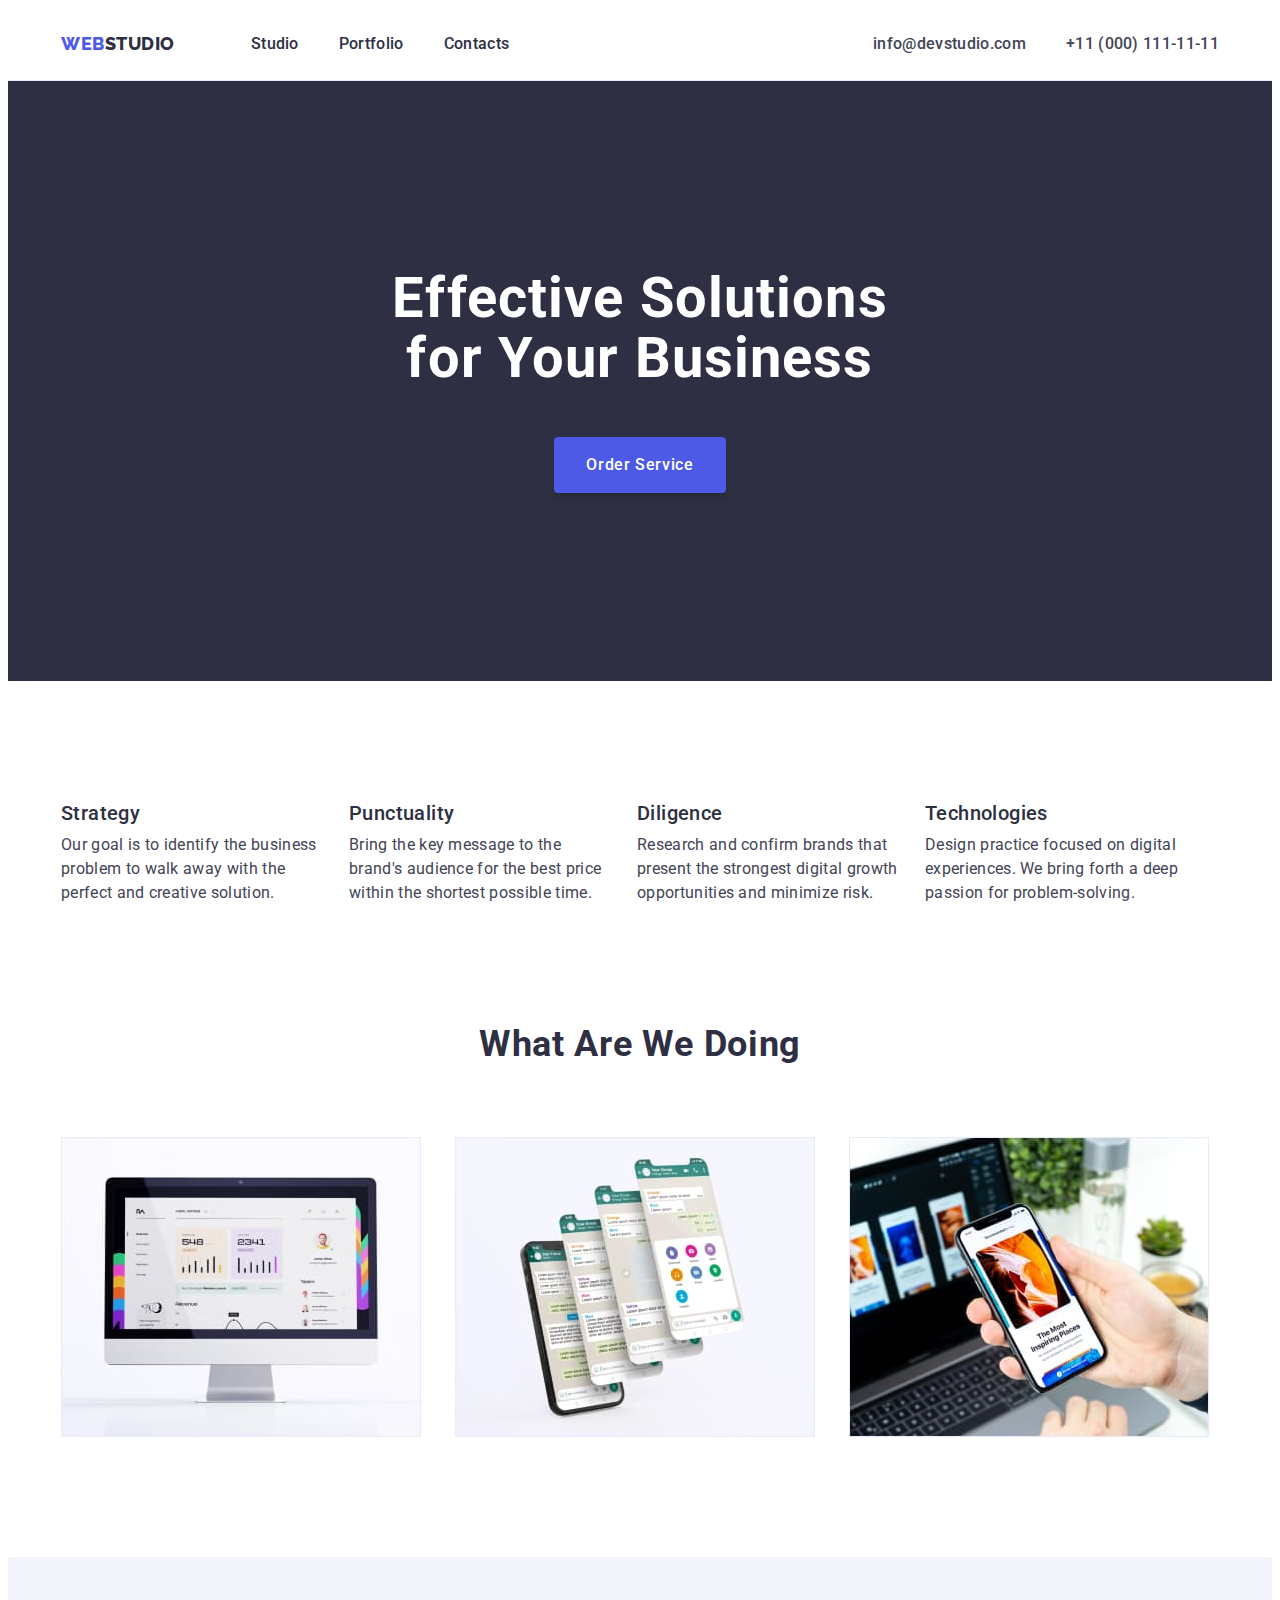
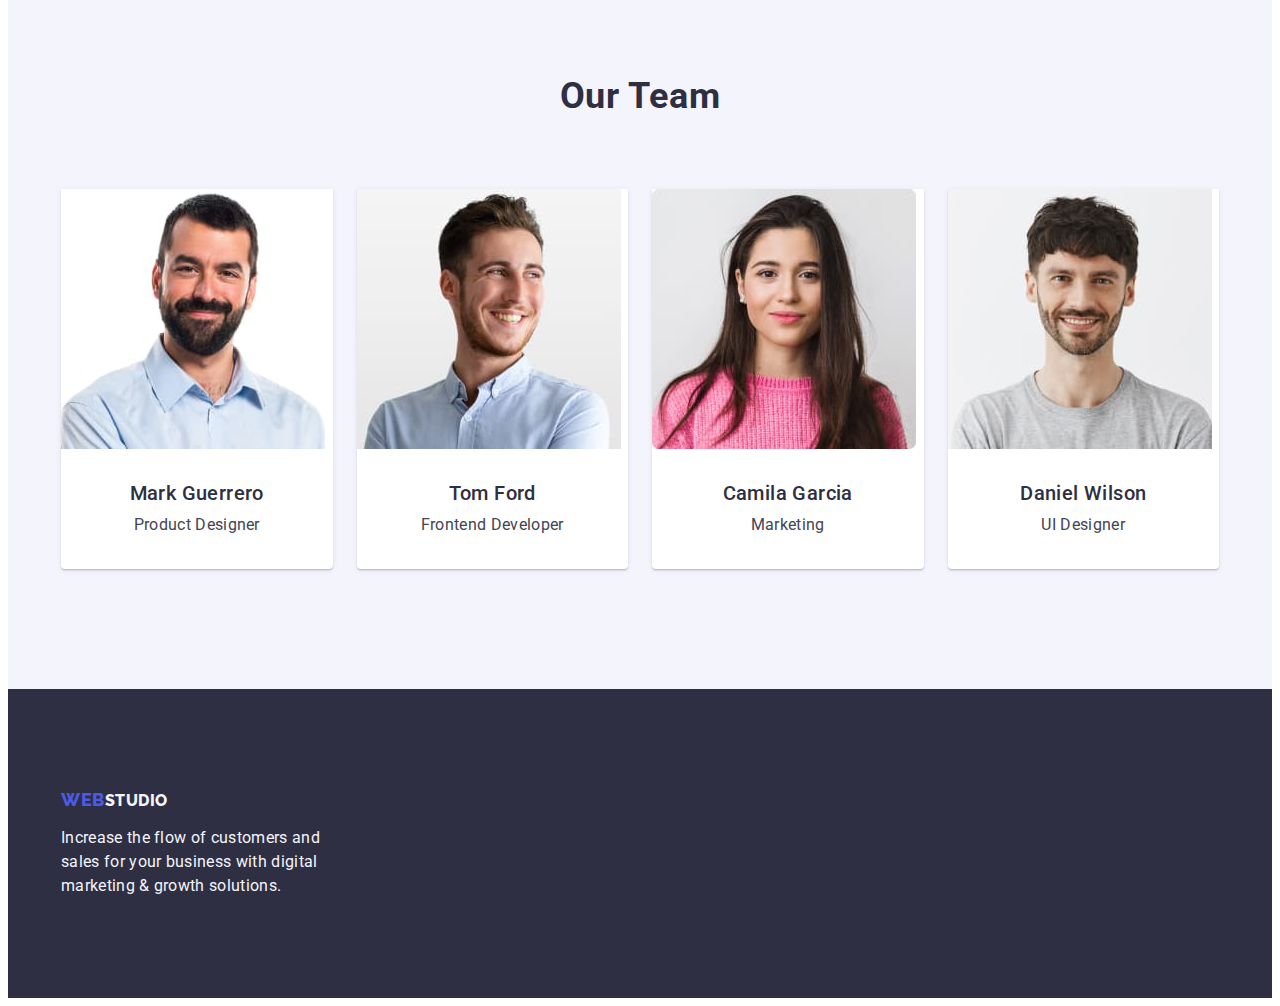
<file: index.html>
<!DOCTYPE html>
<html lang="en">
<!--Шапка сайту-->

<head>
  <meta charset="UTF-8">
  <meta name="viewport" content="width=device-width, initial-scale=1.0">
  <title>WebStudio</title>
  <link rel="preconnect" href="https://fonts.googleapis.com">
  <link rel="preconnect" href="https://fonts.gstatic.com" crossorigin>
  <link href="https://fonts.googleapis.com/css2?family=Raleway:wght@800&family=Roboto:wght@400;500;700;900&display=swap"
    rel="stylesheet">
  <link rel="stylesheet" href="https://cdnjs.cloudflare.com/ajax/libs/modern-normalize/2.0.0/modern-normalize.min.css"
    integrity="sha512-4xo8blKMVCiXpTaLzQSLSw3KFOVPWhm/TRtuPVc4WG6kUgjH6J03IBuG7JZPkcWMxJ5huwaBpOpnwYElP/m6wg=="
    crossorigin="anonymous" referrerpolicy="no-referrer" />
  <link rel="stylesheet" type="text/css" href="./css/styles.css">


</head>

<body>

  <header class="header">
    <!--Навігаційна панель-->
    <div class="header-div container">
      <nav class="nav link">
        <a href="./index.html" class="weblogo link">Web<span class="lstudio">Studio</span> </a>
        <ul class="header-ul list">

          <li class="item"> <a href="./index.html" class="li-style link">Studio </a></li>
          <li class="item"> <a href="./portfolio.html" class="li-style link"> Portfolio </a></li>
          <li class="item"> <a href="" class="li-style link"> Contacts </a></li>

        </ul>
      </nav>
      <!--Контакти-->

      <address class="address">
        <ul class="address-ul list">
          <li class="color"><a href="mailto:info@devstudio.com" class="li-style  link color">info@devstudio.com</a></li>
          <li class="color"><a href="tel:+110001111111" class="li-style link color">+11 (000) 111-11-11</a></li>

        </ul>
      </address>
    </div>
  </header>


  <!--Оснавнй контент-->
  <main>
    <!--Заголовак-->
    <section class="section-one">
      <div class="section-one-div container">
        <h1 class="section-h">Effective Solutions
          for Your Business</h1>

        <button type="button" class="botton-one"> Order Service</button>
      </div>
    </section>
    <!--Основна інфорація-->



    <section class="strategy">
      <div class="strategy-div container">
        <h2 class="visually-hidden">Hallo World</h2>
        <ul class="strategy-ul list">
          <li class="strategy-li">
            <h3 class="strategy-title">Strategy</h3>

            <p class="index-par">Our goal is to identify the business
              problem to walk away with the perfect and creative solution.</p>
          </li>

          <li class="strategy-li">
            <h3 class="strategy-title">Punctuality</h3>
            <p class="index-par"> Bring the key message to the brand's audience for the best price within the shortest
              possible
              time.</p>
          </li>

          <li class="strategy-li">
            <h3 class="strategy-title">Diligence</h3>
            <p class="index-par">Research and confirm brands that present the strongest digital growth opportunities and
              minimize risk.</p>
          </li>

          <li class="strategy-li">
            <h3 class="strategy-title">Technologies</h3>
            <p class="index-par">Design practice focused on digital experiences. We bring forth a deep passion for
              problem-solving.</p>
          </li>
        </ul>
      </div>
    </section>

    <!--Фото-->
    <section class="section-photo">
      <div class="section-photo-div container">
        <h2 class="title-two">What are we doing</h2>
        <ul class="section-photo-ul list">
          <li class="section-photo-li"><img src="./images/main/main1.jpg" alt="Monitor" width="360"></li>

          <li class="section-photo-li"><img src="./images/main/main.2.jpg" alt="Messenger on the phone screen"
              width="360"></li>
          <li class="section-photo-li"><img src="./images/main/main3.jpg" alt="Iphone x" width="360"></li>
        </ul>
      </div>
    </section>

    <!--Команда-->
    <section class="our-team">
      <div class="our-team-div container">
        <h2 class="title-two">Our Team</h2>
        <ul class="our-team-ul list">
          <li class="index-list"> <img src="./images/our_team/1.jpg" alt="Mark Guerrero" width="264">
            <div class="team-div">
              <h3 class="team-title">Mark Guerrero</h3>
              <p class="team-par">Product Designer</p>
            </div>
          </li>

          <li class="index-list">
            <img src="./images/our_team/2.jpg" alt="Tom Ford" width="264">
            <div class="team-div">
              <h3 class="team-title">Tom Ford</h3>
              <p class="team-par">Frontend Developer</p>
            </div>
          </li>


          <li class="index-list">
            <img src="./images/our_team/3.jpg" alt="Camila Garcia" width="264">
            <div class="team-div">
              <h3 class="team-title">Camila Garcia</h3>
              <p class="team-par">Marketing</p>
            </div>
          </li>

          <li class="index-list">
            <img src="./images/our_team/4.jpg" alt="Daniel Wilson" width="264">
            <div class="team-div">
              <h3 class="team-title">Daniel Wilson</h3>
              <p class="team-par">UI Designer</p>
            </div>
          </li>
        </ul>
      </div>
    </section>

  </main>

  <!--Підвал-->
  <footer class="footer">
    <div class="footer-div container">
      <a href="./index.html" class="weblogo-f link">Web<span class="lstudio-footer">Studio</span> </a>
      <p class="footer-p">Increase the flow of customers and sales for your business with digital marketing & growth
        solutions.</p>
    </div>




  </footer>



























</body>

</html>
</file>
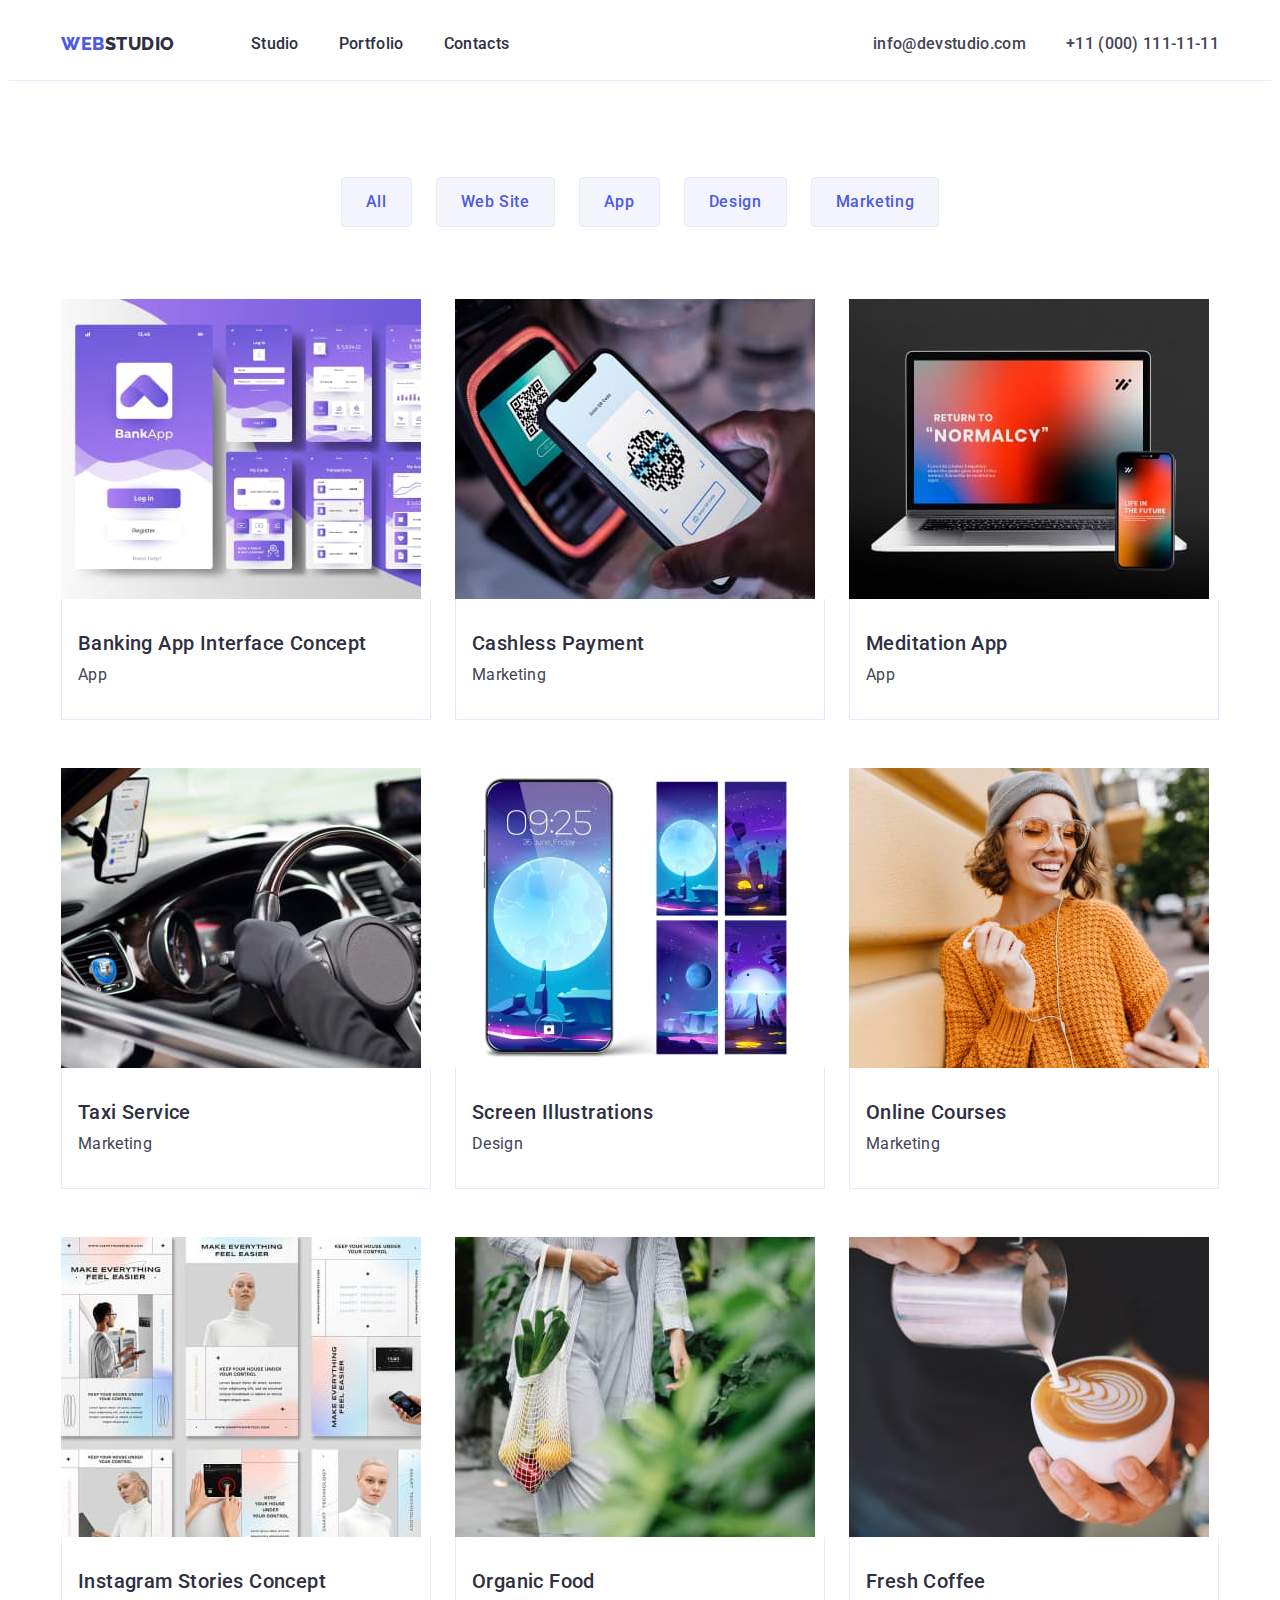
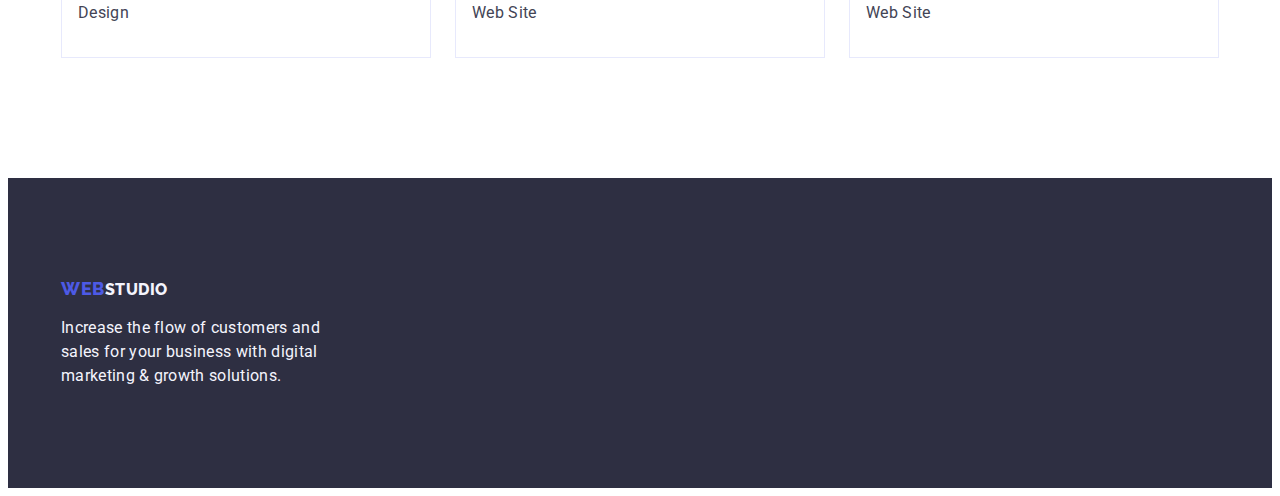
<file: portfolio.html>
<!DOCTYPE html>
<html lang="en">

<head>
  <meta charset="UTF-8">
  <meta name="viewport" content="width=device-width, initial-scale=1.0">
  <title>WebStudio</title>
  <link rel="preconnect" href="https://fonts.googleapis.com">
  <link rel="preconnect" href="https://fonts.gstatic.com" crossorigin>
  <link href="https://fonts.googleapis.com/css2?family=Raleway:wght@800&family=Roboto:wght@400;500;700;900&display=swap"
    rel="stylesheet">
  <link rel="stylesheet" href="https://cdnjs.cloudflare.com/ajax/libs/modern-normalize/2.0.0/modern-normalize.min.css"
    integrity="sha512-4xo8blKMVCiXpTaLzQSLSw3KFOVPWhm/TRtuPVc4WG6kUgjH6J03IBuG7JZPkcWMxJ5huwaBpOpnwYElP/m6wg=="
    crossorigin="anonymous" referrerpolicy="no-referrer" />
  <link rel="stylesheet" type="text/css" href="./css/styles.css">


</head>

<body>
  <header class="header">
    <!--Навігаційна панель-->
    <div class="header-div container">
      <nav class="nav link">
        <a href="./index.html" class="weblogo link">Web<span class="lstudio">Studio</span> </a>
        <ul class="header-ul list">

          <li class="item"> <a href="./index.html" class="li-style link">Studio </a></li>
          <li class="item"> <a href="./portfolio.html" class="li-style link"> Portfolio </a></li>
          <li class="item"> <a href="" class="li-style link"> Contacts </a></li>

        </ul>
      </nav>
      <!--Контакти-->

      <address class="address">
        <ul class="address-ul list">
          <li class="color"><a href="mailto:info@devstudio.com" class="li-style  link color">info@devstudio.com</a></li>
          <li class="color"><a href="tel:+110001111111" class="li-style link color">+11 (000) 111-11-11</a></li>

        </ul>
      </address>
    </div>
  </header>
  <main>
    <!--Кнопки-->
    <section class=portfolio-section>
      <div class="portfolio-div container">
        <h1 class="visually-hidden">Lorem, ipsum dolor.</h1>
        <ul class="botton-ul list">
          <li><button type="button" class="all">All </button> </li>
          <li><button type="button" class="all">Web Site </button> </li>
          <li><button type="button" class="all">App </button> </li>
          <li><button type="button" class="all">Design </button> </li>
          <li><button type="button" class="all">Marketing </button> </li>

        </ul>



        <!--Проекти-->

        <ul class="projeckt-ul list">
          <li class="portfolio-list">
            <a class="link"> <img src="./images/banking.jpg" alt="banking app" height=300 width=360>



              <div class="portfolio-img">
                <h2 class="projekt-title">Banking App Interface Concept</h2>
                <p class="projekt-par">App</p>
              </div>
            </a>


          </li>

          <li class="portfolio-list">
            <a class="link"><img src="./images/payment.jpg" alt="Payment app" height=300 width=360>
              <div class="portfolio-img">
                <h2 class="projekt-title">Cashless Payment</h2>
                <p class="projekt-par">Marketing</p>
              </div>
            </a>

          </li>

          <li class="portfolio-list">
            <a class="link"><img src="./images/Meditation.jpg" alt="Meditation app" height=300 width=360>
              <div class="portfolio-img">
                <h2 class="projekt-title">Meditation App</h2>
                <p class="projekt-par">App</p>
              </div>
            </a>
          </li>




          <li class="portfolio-list">
            <a class="link"><img src="./images/taxi.jpg" alt="taxi" height=300 width=360>
              <div class="portfolio-img">
                <h2 class="projekt-title">Taxi Service</h2>
                <p class="projekt-par">Marketing</p>
              </div>
            </a>
          </li>

          <li class="portfolio-list">
            <a class="link"><img src="./images/screen.jpg" alt="screen" height=300 width=360>
              <div class="portfolio-img">
                <h2 class="projekt-title">Screen Illustrations</h2>
                <p class="projekt-par"> Design</p>
              </div>
            </a>
          </li>

          <li class="portfolio-list">
            <a class="link"><img src="./images/online.jpg" alt="Online Courses" height=300 width=360>
              <div class="portfolio-img">
                <h2 class="projekt-title">Online Courses</h2>
                <p class="projekt-par">Marketing</p>
              </div>
            </a>
          </li>







          <li class="portfolio-list">
            <a class="link">
              <img src="./images/instagram.jpg" alt="Instagram Stories Concept" height=300 width=360>
              <div class="portfolio-img">
                <h2 class="projekt-title">Instagram Stories Concept</h2>
                <p class="projekt-par">Design</p>
              </div>
            </a>
          </li>

          <li class="portfolio-list">
            <a class="link">
              <img src="./images/organic.jpg" alt="Organic Food" height=300 width=360>
              <div class="portfolio-img">
                <h2 class="projekt-title">Organic Food</h2>
                <p class="projekt-par">Web Site</p>
              </div>
            </a>

          </li>

          <li class="portfolio-list">
            <a class="link">
              <img src="./images/coffe.jpg" alt="coffe" height=300 width=360>
              <div class="portfolio-img">
                <h2 class="projekt-title">Fresh Coffee</h2>
                <p class="projekt-par">Web Site</p>
              </div>
            </a>
          </li>

        </ul>
      </div>


    </section>
  </main>
  <!--Футер-->
  <footer class="footer">
    <div class="footer-div container">
      <a href="./index.html" class="weblogo-f link">Web<span class="lstudio-footer">Studio</span> </a>
      <p class="footer-p">Increase the flow of customers and sales for your business with digital marketing & growth
        solutions.</p>
    </div>






  </footer>

</body>

</html>
</file>
<file: css/styles.css>
:root {
  --active-color: #404bbf;
  --hover-color: #404bbf;
  --p-font-size: 16px;
  --h2-font-size: 36px;
  --color-fon: #2e2f42;
  --p-color: #434455;
  --footer-p-color: #f4f4fd;
  --button-color: #4d5ae5;
  --background-color-body: #ffffff;
}
h1,
h2,
h3,
h4,
h5,
h6,
p {
  margin: 0;
  padding: 0;
}
img {
  display: block;
}
body {
  font-family: "Roboto", sans-serif;
  color: #434455;
  background-color: #ffffff;
}
.container {
  max-width: 1158px;
  width: 100%;
  margin: 0 auto;

  padding: 0 15px;
}

.lstudio {
  color: var(--color-fon);
  font-size: 18px;
}
.lstudio-footer {
  color: #f4f4fd;
  font-size: 16px;
}
.weblogo-f {
  color: var(--button-color);
  font-size: 18px;
  font-family: "Raleway", sans-serif;
  font-weight: 800;
  line-height: 1.17;
  letter-spacing: 0.03em;
  text-transform: uppercase;
  text-decoration: none;

  margin: 0;
}
.weblogo {
  color: var(--button-color);
  font-size: 18px;
  font-weight: 800;
  line-height: 1.17;
  letter-spacing: 0.03em;
  text-transform: uppercase;
  text-decoration: none;
  margin-right: 76px;
  font-family: "Raleway", sans-serif;
  padding: 24px 0;
}
/*-------------------------HEADER------------------------*/
.header {
  border-bottom: 1px solid #e7e9fc;
}

.header-div {
  display: flex;
  align-items: center;
}
.nav a {
  padding: 24px 0 24px;
  display: block;
}
.nav {
  display: flex;
  flex-grow: 1;
  align-items: center;
}

.header-ul {
  display: flex;
  gap: 40px;
}
.address-ul {
  display: flex;
  align-items: center;
  gap: 40px;
}

.link {
  text-decoration: none;
}
.li-style:hover,
.li-style:focus {
  color: #404bbf;
}

.list {
  margin: 0;
  padding: 0;
  list-style: none;
}
.li-style {
  font-weight: 500;
  font-size: 16px;
  line-height: 1.5;
  letter-spacing: 0.02em;
  color: var(--color-fon);
}
/*------------------section-one--------------------------*/

.section-one {
  padding-top: 188px;
  padding-bottom: 188px;
  background-color: var(--color-fon);
}
.section-h {
  max-width: 496px;
  flex-direction: column;
  flex-shrink: 0;
  color: var(--white, #fff);

  margin: 0 auto;
}

.section-h {
  font-size: 56px;
  line-height: 1.07;
  text-align: center;
  letter-spacing: 0.02em;
}
.botton-one {
  display: block;
  min-width: 169px;
  padding: 16px 32px;
  align-items: center;
  gap: 10px;
  border-radius: 4px;
  box-shadow: 0px 4px 4px 0px rgba(0, 0, 0, 0.15);
  background-color: #4d5ae5;
  font-family: "Roboto", sans-serif;
  font-weight: 500;
  font-size: 16px;
  line-height: 1.5;
  letter-spacing: 0.04em;
  color: #ffffff;
  cursor: pointer;
  margin: 0 auto;
  margin-top: 48px;
  height: 56px;
  border: none;
}
.botton-one:focus {
  background-color: #404bbf;
}
.botton-one:hover {
  background-color: #404bbf;
}
.title,
.projekt-title,
.team-title,
.strategy-title {
  font-weight: 500;
  font-size: 20px;
  line-height: 1.2;
  letter-spacing: 0.02em;
  color: var(--color-fon);
}
.par,
.team-par,
.index-par,
.projekt-par {
  font-weight: 400;
  font-size: 16px;

  line-height: 1.5;
  letter-spacing: 0.02em;
  color: var(--p-color);
}
.title-two {
  font-size: 36px;
  line-height: 1.11;
  text-align: center;
  letter-spacing: 0.02em;
  text-transform: capitalize;
  color: var(--color-fon);
}
.address {
  font-style: normal;
}
.our-team {
  background-color: #f4f4fd;
}

.footer {
  background-color: var(--color-fon);
}
.footer-p {
  line-height: 1.5;
  color: var(--footer-p-color);
  letter-spacing: 0.02em;
}

.all {
  font-family: "Roboto", sans-serif;
  font-weight: 500;
  font-size: 16px;
  line-height: 1.5;
  letter-spacing: 0.04em;
  color: var(--button-color);
  background-color: var(--footer-p-color);
  cursor: pointer;
  border-radius: 4px;
  padding: 12px 24px;
  border: 1px solid #e7e9fc;
  background: #f4f4fd;
}
.all:hover {
  color: #ffffff;
  background-color: #404bbf;
  border: 1px solid transparent;
}
.all:focus {
  color: #ffffff;
  background-color: #404bbf;
  border: 1px solid transparent;
}
.index-list {
  background-color: #ffffff;
}
.portfolio-list {
  color: var(--color-fon);
}
.color {
  color: var(--p-color);
}
/*-------------------------section-two----------------------------*/
.strategy {
  padding-top: 120px;
  padding-bottom: 120px;
}
.strategy-div {
  margin: 0 auto;
  display: flex;
}
.visually-hidden {
  position: absolute;
  width: 1px;
  height: 1px;
  margin: -1px;
  border: 0;
  padding: 0;
  white-space: nowrap;
  clip-path: inset(100%);
  clip: rect(0 0 0 0);
  overflow: hidden;
}
.strategy-ul {
  gap: 24px;
  padding: 0;
  display: flex;
}
.strategy-ul h3 {
  margin-bottom: 8px;
}
.strategy-ul p {
  width: 264px;
}
.strategy-li {
  width: calc((100% - 72px) / 4);
}
/*------------------------section-photo----------------------*/
.section-photo-div {
  margin: 0 auto;
}
.title-two {
  margin-bottom: 72px;
}
.section-photo {
  padding-bottom: 120px;
}

.section-photo-li {
  width: calc((100% - 48px) / 3);
}
.section-photo-ul {
  padding: 0;
  display: flex;

  gap: 24px;
}
/*------------------------our-team----------------------*/
.our-team {
  padding: 120px 0;
}

.our-team-ul {
  padding: 0;
  display: flex;

  gap: 24px;
}
.team-div {
  padding: 32px 16px;
}
.index-list {
  width: calc((100% - 72px) / 4);
  border-radius: 0px 0px 4px 4px;
  background: var(--background-color-body);
  box-shadow: 0px 2px 1px 0px rgba(46, 47, 66, 0.08),
    0px 1px 1px 0px rgba(46, 47, 66, 0.16),
    0px 1px 6px 0px rgba(46, 47, 66, 0.08);
}
.team-title {
  text-align: center;
  margin-bottom: 8px;
}
.team-par {
  text-align: center;
}

.footer {
  padding: 100px 0;
}
.footer-div a {
  display: inline-block;
  margin-bottom: 16px;
}
.footer-p {
  margin: 0 0 0 0;
  width: 264px;
  flex-direction: column;
  flex-shrink: 0;
}

/*-----------PORTFOLIO------------*/

.botton-ul {
  margin-top: 0;
  padding-left: 0;
  display: flex;
  align-items: center;
  gap: 24px;
  justify-content: center;
  margin-bottom: 72px;
}
.portfolio-section {
  padding: 96px 0 120px 0;
}

.portfolio-list {
  width: calc((100% - 48px) / 3);
}

.projeckt-ul {
  column-gap: 24px;
  row-gap: 48px;
  display: flex;
  flex-wrap: wrap;
  padding-left: 0;
}

.portfolio-img {
  border: 1px solid #e7e9fc;
  background: #fff;
  padding: 32px 16px;
  border-top: none;
}

.projekt-title,
.projekt-par {
}
.projekt-title {
  margin-bottom: 8px;
}
</file>
